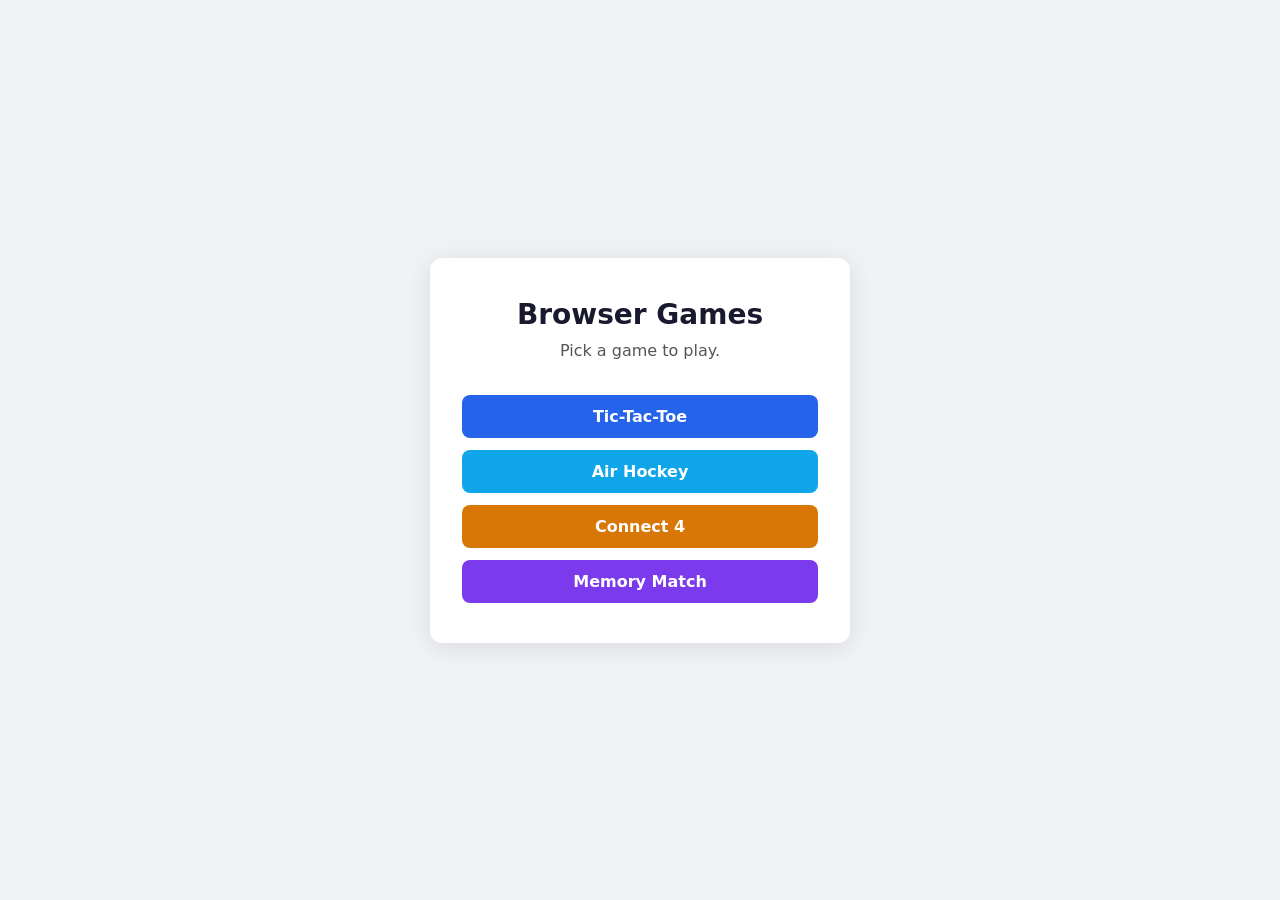
<file: index.html>
<!DOCTYPE html>
<html lang="en">
<head>
  <meta charset="UTF-8">
  <meta name="viewport" content="width=device-width, initial-scale=1.0">
  <title>Games</title>
  <style>
    * { box-sizing: border-box; margin: 0; padding: 0; }
    body {
      font-family: system-ui, -apple-system, BlinkMacSystemFont, "Segoe UI", sans-serif;
      background: #f0f2f5;
      min-height: 100vh;
      display: flex;
      align-items: center;
      justify-content: center;
    }
    main {
      background: #fff;
      border-radius: 12px;
      box-shadow: 0 4px 24px rgba(0, 0, 0, 0.1);
      padding: 2.5rem 2rem;
      max-width: 420px;
      width: 100%;
      text-align: center;
    }
    h1 { font-size: 1.75rem; margin-bottom: 0.5rem; color: #1a1a2e; }
    p { color: #555; margin-bottom: 2rem; line-height: 1.5; }
    .game-links { display: flex; flex-direction: column; gap: 0.75rem; }
    a {
      display: block;
      padding: 0.75rem 1.5rem;
      border-radius: 8px;
      font-weight: 600;
      text-decoration: none;
      color: #fff;
      transition: background 0.15s;
    }
    .ttt { background: #2563eb; }
    .ttt:hover { background: #1d4ed8; }
    .hockey { background: #0ea5e9; }
    .hockey:hover { background: #0284c7; }
    .connect4 { background: #d97706; }
    .connect4:hover { background: #b45309; }
    .memory { background: #7c3aed; }
    .memory:hover { background: #6d28d9; }
  </style>
</head>
<body>
  <main>
    <h1>Browser Games</h1>
    <p>Pick a game to play.</p>
    <div class="game-links">
      <a href="tic-tac-toe.html" class="ttt">Tic-Tac-Toe</a>
      <a href="air-hockey/air-hockey.html" class="hockey">Air Hockey</a>
      <a href="connect-4/connect-4.html" class="connect4">Connect 4</a>
      <a href="memory-match.html" class="memory">Memory Match</a>
    </div>
  </main>
</body>
</html>
</file>
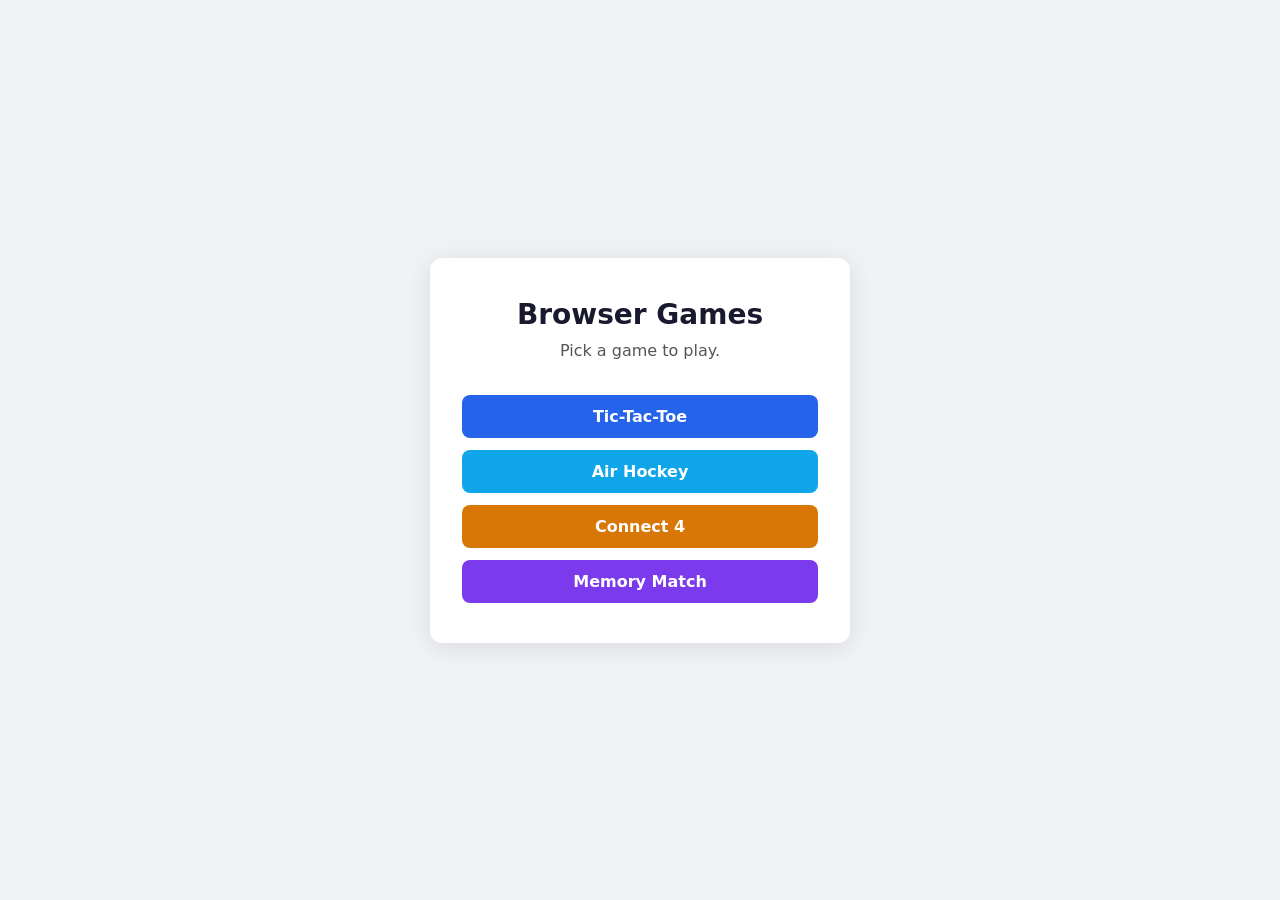
<file: game/index.html>
<!DOCTYPE html>
<html lang="en">
<head>
  <meta charset="UTF-8">
  <meta name="viewport" content="width=device-width, initial-scale=1.0">
  <title>Games</title>
  <style>
    * { box-sizing: border-box; margin: 0; padding: 0; }
    body {
      font-family: system-ui, -apple-system, BlinkMacSystemFont, "Segoe UI", sans-serif;
      background: #f0f2f5;
      min-height: 100vh;
      display: flex;
      align-items: center;
      justify-content: center;
    }
    main {
      background: #fff;
      border-radius: 12px;
      box-shadow: 0 4px 24px rgba(0, 0, 0, 0.1);
      padding: 2.5rem 2rem;
      max-width: 420px;
      width: 100%;
      text-align: center;
    }
    h1 { font-size: 1.75rem; margin-bottom: 0.5rem; color: #1a1a2e; }
    p { color: #555; margin-bottom: 2rem; line-height: 1.5; }
    .game-links { display: flex; flex-direction: column; gap: 0.75rem; }
    a {
      display: block;
      padding: 0.75rem 1.5rem;
      border-radius: 8px;
      font-weight: 600;
      text-decoration: none;
      color: #fff;
      transition: background 0.15s;
    }
    .ttt { background: #2563eb; }
    .ttt:hover { background: #1d4ed8; }
    .hockey { background: #0ea5e9; }
    .hockey:hover { background: #0284c7; }
    .connect4 { background: #d97706; }
    .connect4:hover { background: #b45309; }
    .memory { background: #7c3aed; }
    .memory:hover { background: #6d28d9; }
  </style>
</head>
<body>
  <main>
    <h1>Browser Games</h1>
    <p>Pick a game to play.</p>
    <div class="game-links">
      <a href="tic-tac-toe.html" class="ttt">Tic-Tac-Toe</a>
      <a href="air-hockey.html" class="hockey">Air Hockey</a>
      <a href="connect-4.html" class="connect4">Connect 4</a>
      <a href="memory-match.html" class="memory">Memory Match</a>
    </div>
  </main>
</body>
</html>
</file>
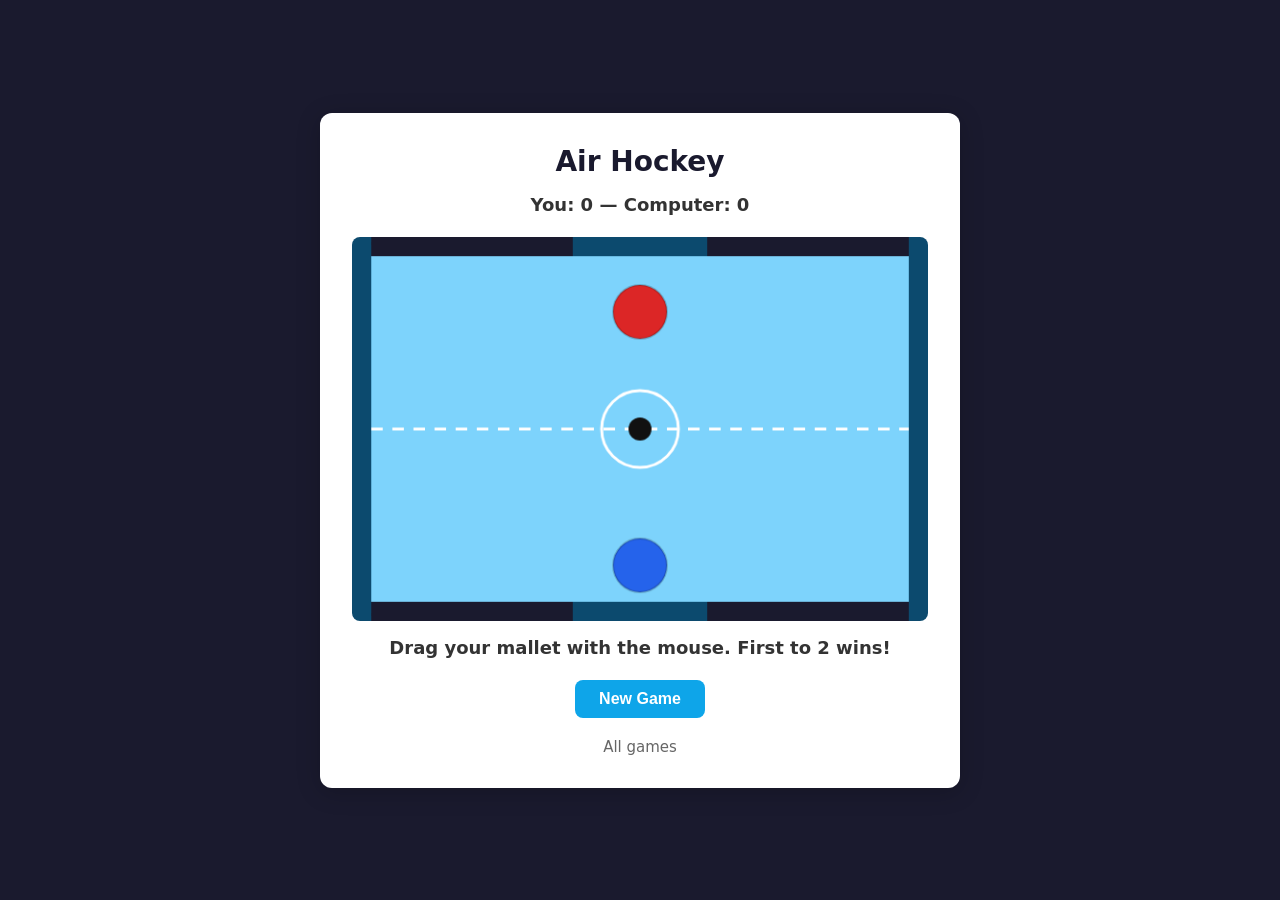
<file: air-hockey.html>
<!DOCTYPE html>
<html lang="en">
<head>
  <meta charset="UTF-8">
  <meta name="viewport" content="width=device-width, initial-scale=1.0">
  <title>Air Hockey — Play</title>
  <link rel="stylesheet" href="air-hockey/air-hockey.css">
</head>
<body>
  <main class="game game--hockey">
    <h1>Air Hockey</h1>
    <p id="score" class="status">You: 0 — Computer: 0</p>
    <canvas id="table" width="600" height="400" aria-label="Air hockey table"></canvas>
    <p id="status" class="status"></p>
    <button id="new-game" class="new-game">New Game</button>
    <a href="index.html" class="back-link">All games</a>
  </main>
  <script src="air-hockey.js"></script>
</body>
</html>
</file>
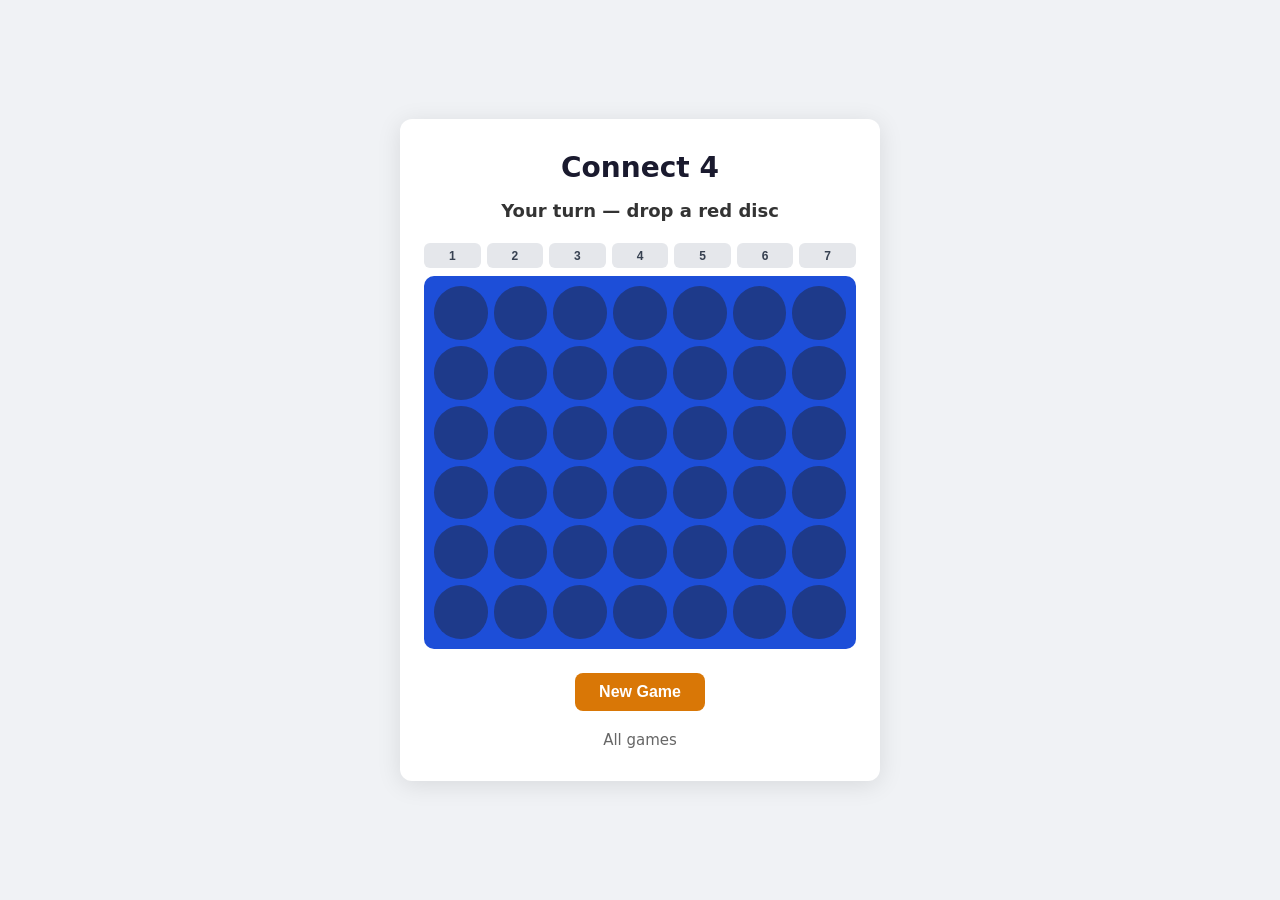
<file: connect-4.html>
<!DOCTYPE html>
<html lang="en">
<head>
  <meta charset="UTF-8">
  <meta name="viewport" content="width=device-width, initial-scale=1.0">
  <title>Connect 4 — Play</title>
  <link rel="stylesheet" href="connect-4.css">
</head>
<body>
  <main class="game">
    <h1>Connect 4</h1>
    <p id="status" class="status">Your turn — drop a red disc</p>
    <div class="columns" id="columns" role="toolbar" aria-label="Choose a column">
      <button type="button" class="col-btn" data-col="0" aria-label="Column 1">1</button>
      <button type="button" class="col-btn" data-col="1" aria-label="Column 2">2</button>
      <button type="button" class="col-btn" data-col="2" aria-label="Column 3">3</button>
      <button type="button" class="col-btn" data-col="3" aria-label="Column 4">4</button>
      <button type="button" class="col-btn" data-col="4" aria-label="Column 5">5</button>
      <button type="button" class="col-btn" data-col="5" aria-label="Column 6">6</button>
      <button type="button" class="col-btn" data-col="6" aria-label="Column 7">7</button>
    </div>
    <div id="board" class="board" role="grid" aria-label="Connect 4 board"></div>
    <button id="new-game" class="new-game" type="button">New Game</button>
    <a href="index.html" class="back-link">All games</a>
  </main>
  <script src="connect-4.js"></script>
</body>
</html>
</file>
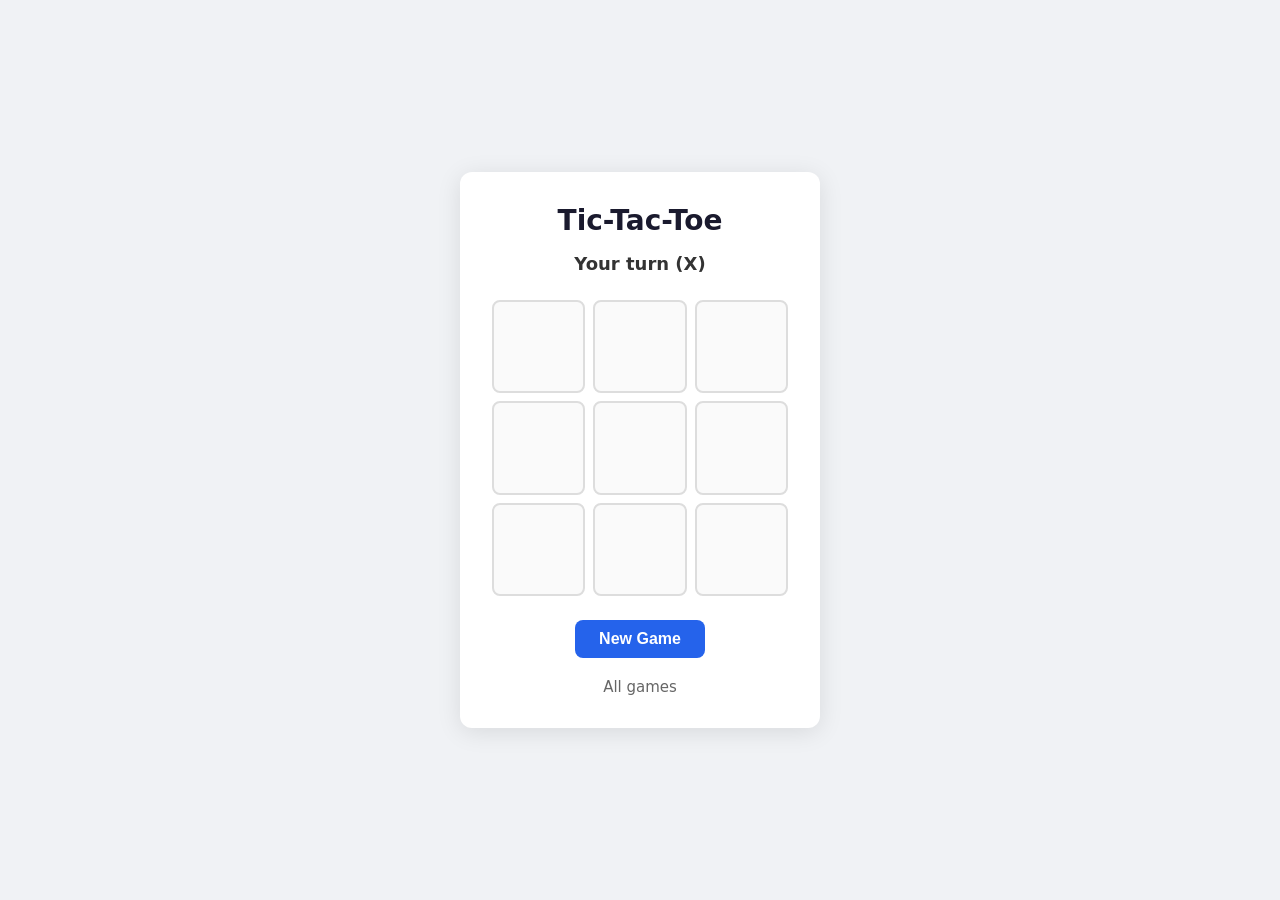
<file: game.html>
<!DOCTYPE html>
<html lang="en">
<head>
  <meta charset="UTF-8">
  <meta name="viewport" content="width=device-width, initial-scale=1.0">
  <title>Tic-Tac-Toe — Play</title>
  <link rel="stylesheet" href="tic-tac-toe.css">
</head>
<body>
  <main class="game">
    <h1>Tic-Tac-Toe</h1>
    <p id="status" class="status">Your turn (X)</p>
    <div id="board" class="board" role="grid" aria-label="Tic-tac-toe board">
      <button class="cell" data-index="0" role="gridcell" aria-label="Cell 1"></button>
      <button class="cell" data-index="1" role="gridcell" aria-label="Cell 2"></button>
      <button class="cell" data-index="2" role="gridcell" aria-label="Cell 3"></button>
      <button class="cell" data-index="3" role="gridcell" aria-label="Cell 4"></button>
      <button class="cell" data-index="4" role="gridcell" aria-label="Cell 5"></button>
      <button class="cell" data-index="5" role="gridcell" aria-label="Cell 6"></button>
      <button class="cell" data-index="6" role="gridcell" aria-label="Cell 7"></button>
      <button class="cell" data-index="7" role="gridcell" aria-label="Cell 8"></button>
      <button class="cell" data-index="8" role="gridcell" aria-label="Cell 9"></button>
    </div>
    <button id="new-game" class="new-game">New Game</button>
    <a href="index.html" class="back-link">All games</a>
  </main>
  <script src="game.js"></script>
</body>
</html>
</file>
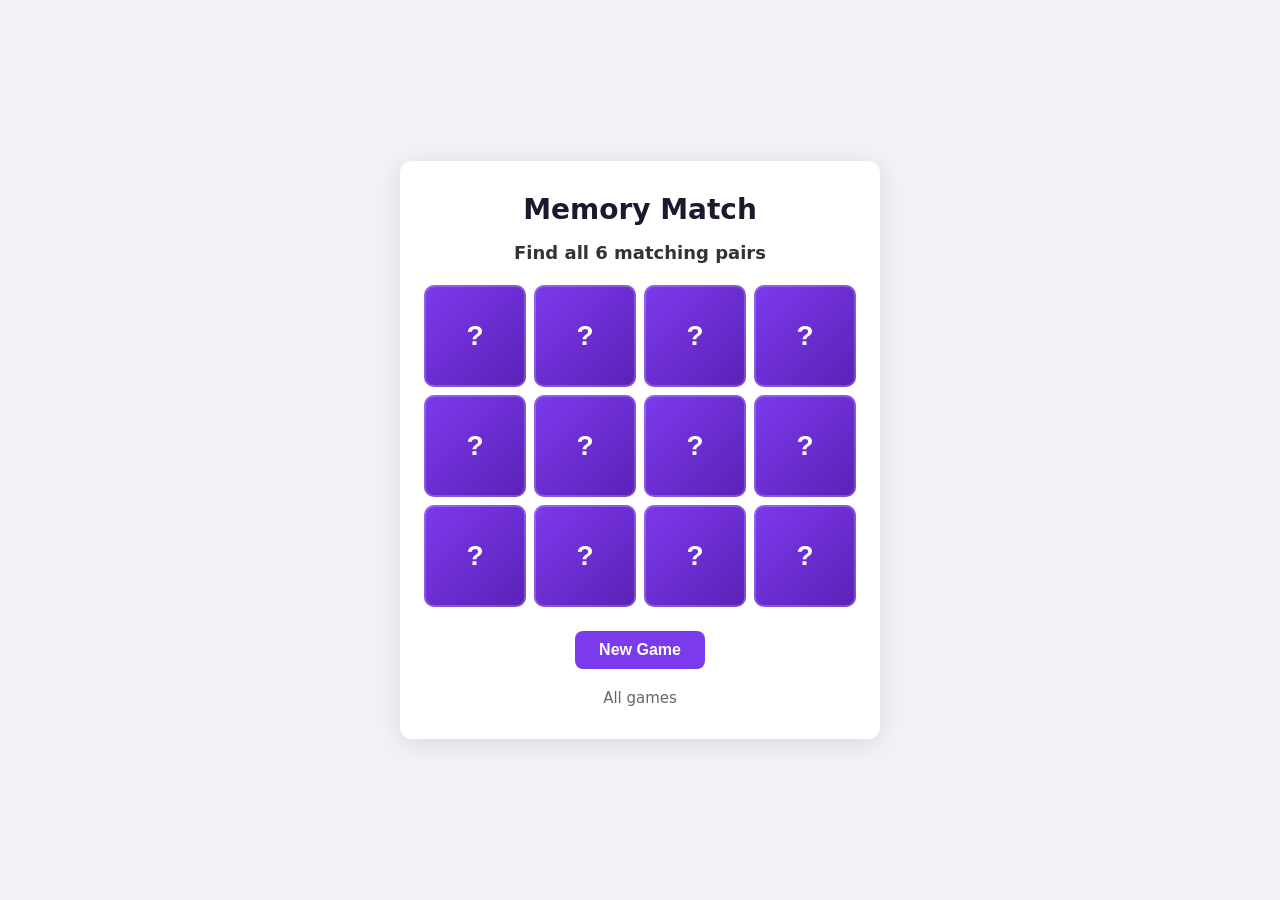
<file: memory-match.html>
<!DOCTYPE html>
<html lang="en">
<head>
  <meta charset="UTF-8">
  <meta name="viewport" content="width=device-width, initial-scale=1.0">
  <title>Memory Match — Play</title>
  <link rel="stylesheet" href="memory-match.css">
</head>
<body>
  <main class="game">
    <h1>Memory Match</h1>
    <p id="status" class="status">Find all 6 matching pairs</p>
    <div id="board" class="board" role="grid" aria-label="Memory match board"></div>
    <button id="new-game" class="new-game" type="button">New Game</button>
    <a href="index.html" class="back-link">All games</a>
  </main>
  <script src="memory-match.js"></script>
</body>
</html>
</file>
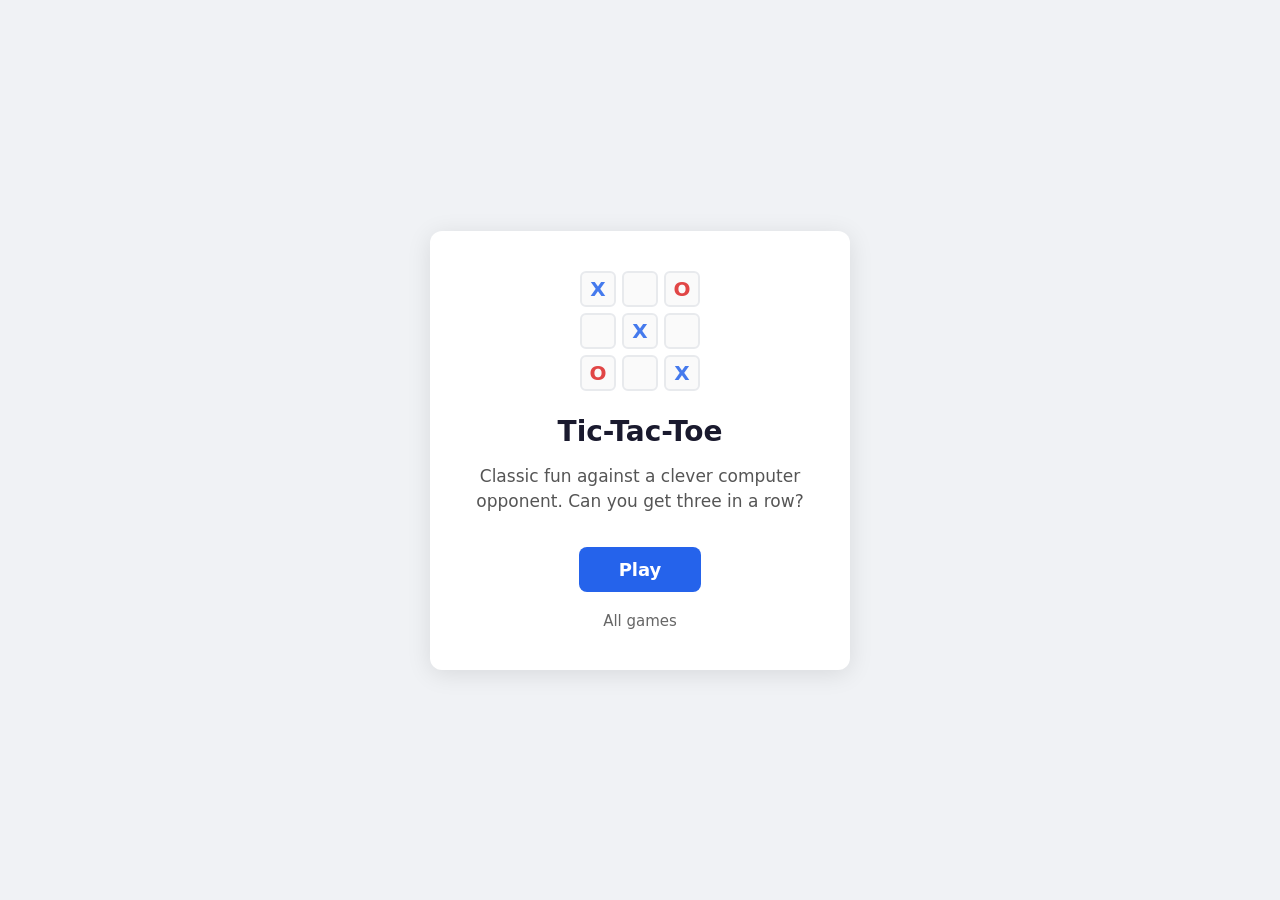
<file: tic-tac-toe.html>
<!DOCTYPE html>
<html lang="en">
<head>
  <meta charset="UTF-8">
  <meta name="viewport" content="width=device-width, initial-scale=1.0">
  <title>Tic-Tac-Toe</title>
  <link rel="stylesheet" href="tic-tac-toe.css">
</head>
<body>
  <main class="landing">
    <div class="landing-board" aria-hidden="true">
      <span class="landing-cell x">X</span>
      <span class="landing-cell"></span>
      <span class="landing-cell o">O</span>
      <span class="landing-cell"></span>
      <span class="landing-cell x">X</span>
      <span class="landing-cell"></span>
      <span class="landing-cell o">O</span>
      <span class="landing-cell"></span>
      <span class="landing-cell x">X</span>
    </div>
    <h1>Tic-Tac-Toe</h1>
    <p class="landing-tagline">Classic fun against a clever computer opponent. Can you get three in a row?</p>
    <a href="game.html" class="play-btn">Play</a>
    <a href="index.html" class="back-link">All games</a>
  </main>
</body>
</html>
</file>
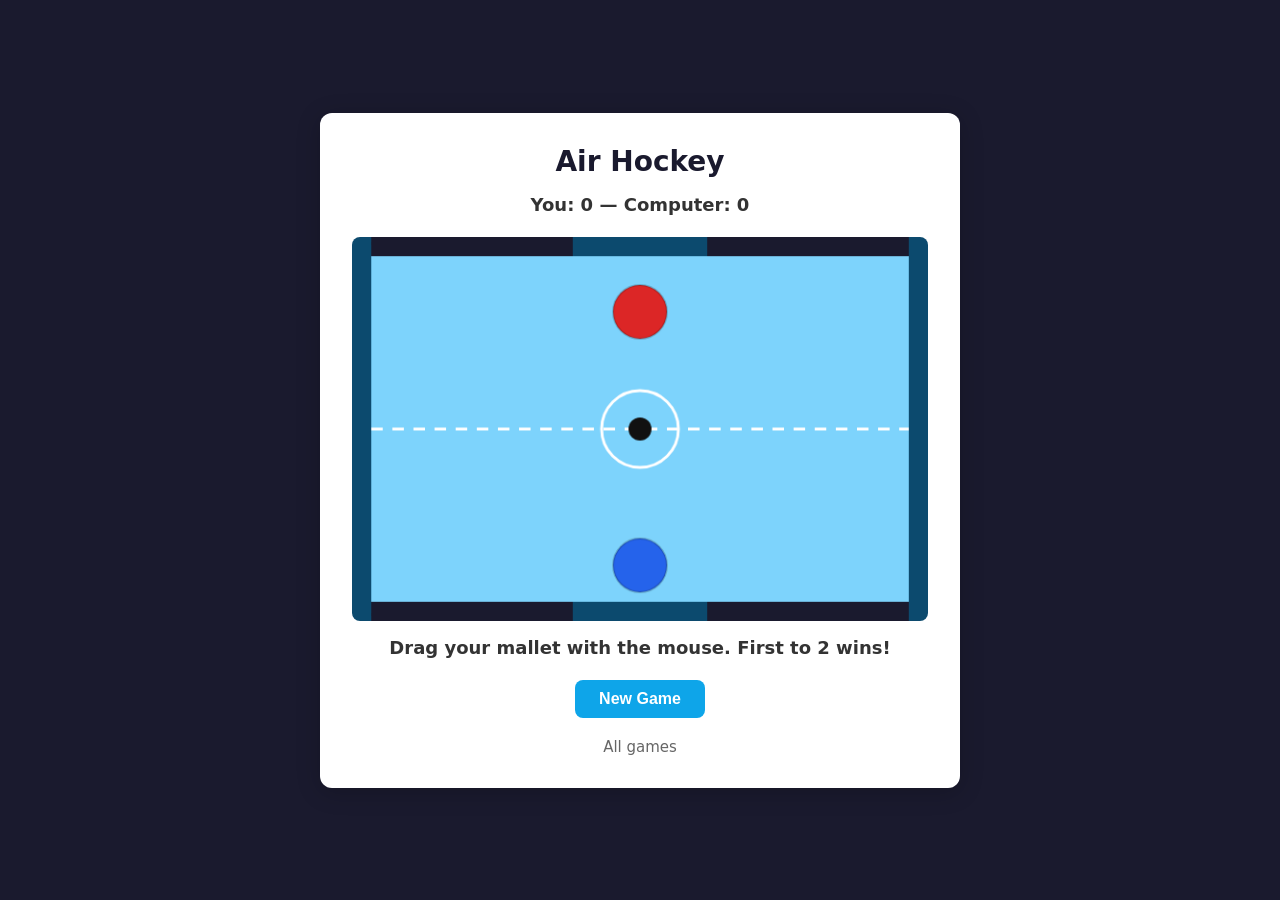
<file: air-hockey/air-hockey.html>
<!DOCTYPE html>
<html lang="en">
<head>
  <meta charset="UTF-8">
  <meta name="viewport" content="width=device-width, initial-scale=1.0">
  <title>Air Hockey — Play</title>
  <link rel="stylesheet" href="air-hockey.css">
</head>
<body>
  <main class="game game--hockey">
    <h1>Air Hockey</h1>
    <p id="score" class="status">You: 0 — Computer: 0</p>
    <canvas id="table" width="600" height="400" aria-label="Air hockey table"></canvas>
    <p id="status" class="status"></p>
    <button id="new-game" class="new-game">New Game</button>
    <a href="../index.html" class="back-link">All games</a>
  </main>
  <script src="air-hockey.js"></script>
</body>
</html>
</file>
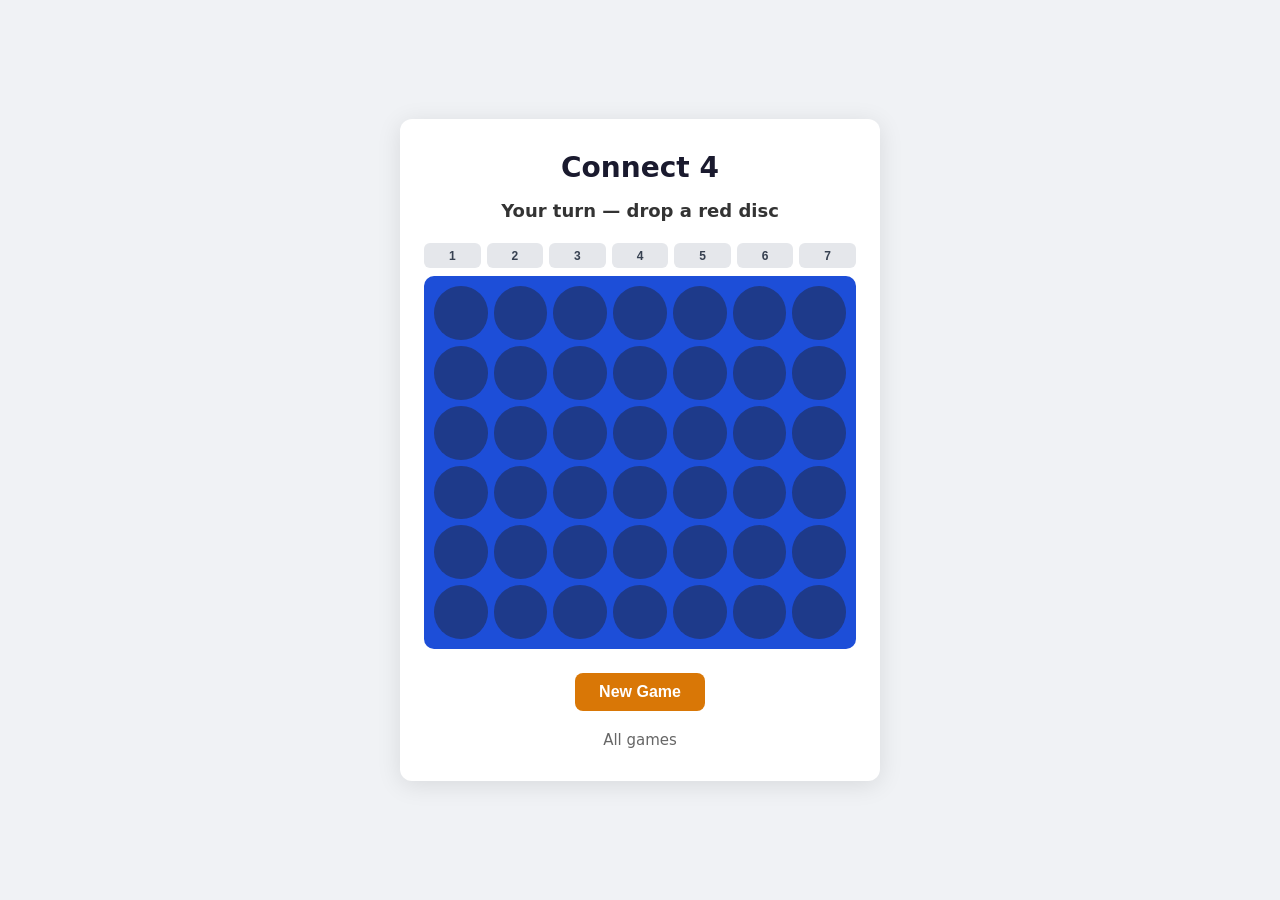
<file: connect-4/connect-4.html>
<!DOCTYPE html>
<html lang="en">
<head>
  <meta charset="UTF-8">
  <meta name="viewport" content="width=device-width, initial-scale=1.0">
  <title>Connect 4 — Play</title>
  <link rel="stylesheet" href="connect-4.css">
</head>
<body>
  <main class="game">
    <h1>Connect 4</h1>
    <p id="status" class="status">Your turn — drop a red disc</p>
    <div class="columns" id="columns" role="toolbar" aria-label="Choose a column">
      <button type="button" class="col-btn" data-col="0" aria-label="Column 1">1</button>
      <button type="button" class="col-btn" data-col="1" aria-label="Column 2">2</button>
      <button type="button" class="col-btn" data-col="2" aria-label="Column 3">3</button>
      <button type="button" class="col-btn" data-col="3" aria-label="Column 4">4</button>
      <button type="button" class="col-btn" data-col="4" aria-label="Column 5">5</button>
      <button type="button" class="col-btn" data-col="5" aria-label="Column 6">6</button>
      <button type="button" class="col-btn" data-col="6" aria-label="Column 7">7</button>
    </div>
    <div id="board" class="board" role="grid" aria-label="Connect 4 board"></div>
    <button id="new-game" class="new-game" type="button">New Game</button>
    <a href="../index.html" class="back-link">All games</a>
  </main>
  <script src="connect-4.js"></script>
</body>
</html>
</file>
<file: air-hockey/air-hockey.css>
* {
  box-sizing: border-box;
  margin: 0;
  padding: 0;
}

body {
  font-family: system-ui, -apple-system, BlinkMacSystemFont, "Segoe UI", sans-serif;
  background: #1a1a2e;
  min-height: 100vh;
  display: flex;
  align-items: center;
  justify-content: center;
}

.game--hockey {
  background: #fff;
  border-radius: 12px;
  box-shadow: 0 4px 24px rgba(0, 0, 0, 0.2);
  padding: 2rem;
  max-width: 640px;
  width: 100%;
  text-align: center;
}

.game--hockey h1 {
  font-size: 1.75rem;
  margin-bottom: 1rem;
  color: #1a1a2e;
}

.game--hockey .status {
  font-size: 1.125rem;
  font-weight: 600;
  margin-bottom: 1rem;
  color: #333;
  min-height: 1.5em;
}

#table {
  display: block;
  width: 100%;
  max-width: 600px;
  height: auto;
  margin: 0 auto 1rem;
  border-radius: 8px;
  cursor: crosshair;
  touch-action: none;
}

.new-game {
  font-size: 1rem;
  padding: 0.625rem 1.5rem;
  border: none;
  border-radius: 8px;
  background: #0ea5e9;
  color: #fff;
  cursor: pointer;
  font-weight: 600;
  transition: background 0.15s;
}

.new-game:hover {
  background: #0284c7;
}

.status.win {
  color: #16a34a;
}

.status.lose {
  color: #dc2626;
}

.back-link {
  display: block;
  margin-top: 1.25rem;
  font-size: 0.9375rem;
  color: #666;
  text-decoration: none;
}

.back-link:hover {
  color: #0ea5e9;
}
</file>
<file: connect-4.css>
* {
  box-sizing: border-box;
  margin: 0;
  padding: 0;
}

body {
  font-family: system-ui, -apple-system, BlinkMacSystemFont, "Segoe UI", sans-serif;
  background: #f0f2f5;
  min-height: 100vh;
  display: flex;
  align-items: center;
  justify-content: center;
  padding: 1rem;
}

.game {
  background: #fff;
  border-radius: 12px;
  box-shadow: 0 4px 24px rgba(0, 0, 0, 0.1);
  padding: 2rem 1.5rem;
  max-width: 480px;
  width: 100%;
  text-align: center;
}

h1 {
  font-size: 1.75rem;
  margin-bottom: 1rem;
  color: #1a1a2e;
}

.status {
  font-size: 1.125rem;
  font-weight: 600;
  margin-bottom: 1rem;
  color: #333;
  min-height: 1.5em;
}

.status.win {
  color: #16a34a;
}

.status.lose {
  color: #dc2626;
}

.status.tie {
  color: #ca8a04;
}

.columns {
  display: grid;
  grid-template-columns: repeat(7, 1fr);
  gap: 6px;
  margin-bottom: 0.5rem;
  max-width: 100%;
}

.col-btn {
  padding: 0.35rem 0;
  font-size: 0.75rem;
  font-weight: 600;
  border: none;
  border-radius: 6px;
  background: #e5e7eb;
  color: #374151;
  cursor: pointer;
  transition: background 0.15s;
}

.col-btn:hover:not(:disabled) {
  background: #d1d5db;
}

.col-btn:disabled {
  opacity: 0.45;
  cursor: default;
}

.board {
  display: grid;
  grid-template-columns: repeat(7, 1fr);
  gap: 6px;
  padding: 10px;
  background: #1d4ed8;
  border-radius: 10px;
  margin-bottom: 1.5rem;
}

.cell {
  aspect-ratio: 1;
  width: 100%;
  border-radius: 50%;
  background: #1e3a8a;
  border: none;
  padding: 0;
  cursor: default;
}

.cell.player {
  background: #dc2626;
}

.cell.computer {
  background: #16a34a;
}

.cell.winning {
  box-shadow: 0 0 0 3px #fbbf24;
}

.new-game {
  font-size: 1rem;
  padding: 0.625rem 1.5rem;
  border: none;
  border-radius: 8px;
  background: #d97706;
  color: #fff;
  cursor: pointer;
  font-weight: 600;
  transition: background 0.15s;
}

.new-game:hover {
  background: #b45309;
}

.back-link {
  display: block;
  margin-top: 1.25rem;
  font-size: 0.9375rem;
  color: #666;
  text-decoration: none;
}

.back-link:hover {
  color: #d97706;
}
</file>
<file: tic-tac-toe.css>
* {
  box-sizing: border-box;
  margin: 0;
  padding: 0;
}

body {
  font-family: system-ui, -apple-system, BlinkMacSystemFont, "Segoe UI", sans-serif;
  background: #f0f2f5;
  min-height: 100vh;
  display: flex;
  align-items: center;
  justify-content: center;
}

.game {
  background: #fff;
  border-radius: 12px;
  box-shadow: 0 4px 24px rgba(0, 0, 0, 0.1);
  padding: 2rem;
  max-width: 360px;
  width: 100%;
  text-align: center;
}

h1 {
  font-size: 1.75rem;
  margin-bottom: 1rem;
  color: #1a1a2e;
}

.status {
  font-size: 1.125rem;
  font-weight: 600;
  margin-bottom: 1.25rem;
  color: #333;
  min-height: 1.5em;
}

.board {
  display: grid;
  grid-template-columns: repeat(3, 1fr);
  gap: 8px;
  margin-bottom: 1.5rem;
}

.cell {
  aspect-ratio: 1;
  min-height: 80px;
  font-size: 2.5rem;
  font-weight: 700;
  border: 2px solid #ddd;
  border-radius: 8px;
  background: #fafafa;
  cursor: pointer;
  transition: background 0.15s;
}

.cell:hover:not(:disabled) {
  background: #eee;
}

.cell:disabled {
  cursor: default;
}

.cell.x {
  color: #2563eb;
}

.cell.o {
  color: #dc2626;
}

.new-game {
  font-size: 1rem;
  padding: 0.625rem 1.5rem;
  border: none;
  border-radius: 8px;
  background: #2563eb;
  color: #fff;
  cursor: pointer;
  font-weight: 600;
  transition: background 0.15s;
}

.new-game:hover {
  background: #1d4ed8;
}

.status.win {
  color: #16a34a;
}

.status.lose {
  color: #dc2626;
}

.status.tie {
  color: #ca8a04;
}

.landing {
  background: #fff;
  border-radius: 12px;
  box-shadow: 0 4px 24px rgba(0, 0, 0, 0.1);
  padding: 2.5rem 2rem;
  max-width: 420px;
  width: 100%;
  text-align: center;
}

.landing-board {
  display: grid;
  grid-template-columns: repeat(3, 1fr);
  gap: 6px;
  max-width: 120px;
  margin: 0 auto 1.5rem;
  opacity: 0.85;
}

.landing-cell {
  aspect-ratio: 1;
  display: flex;
  align-items: center;
  justify-content: center;
  font-size: 1.25rem;
  font-weight: 700;
  border: 2px solid #e5e7eb;
  border-radius: 6px;
  background: #fafafa;
}

.landing-cell.x {
  color: #2563eb;
}

.landing-cell.o {
  color: #dc2626;
}

.landing-tagline {
  font-size: 1.0625rem;
  line-height: 1.5;
  color: #555;
  margin-bottom: 2rem;
}

.play-btn {
  display: inline-block;
  font-size: 1.125rem;
  padding: 0.75rem 2.5rem;
  border: none;
  border-radius: 8px;
  background: #2563eb;
  color: #fff;
  cursor: pointer;
  font-weight: 600;
  text-decoration: none;
  transition: background 0.15s, transform 0.1s;
}

.play-btn:hover {
  background: #1d4ed8;
}

.play-btn:active {
  transform: scale(0.98);
}

.back-link {
  display: block;
  margin-top: 1.25rem;
  font-size: 0.9375rem;
  color: #666;
  text-decoration: none;
}

.back-link:hover {
  color: #2563eb;
}
</file>
<file: memory-match.css>
* {
  box-sizing: border-box;
  margin: 0;
  padding: 0;
}

body {
  font-family: system-ui, -apple-system, BlinkMacSystemFont, "Segoe UI", sans-serif;
  background: #f0f2f5;
  min-height: 100vh;
  display: flex;
  align-items: center;
  justify-content: center;
  padding: 1rem;
}

.game {
  background: #fff;
  border-radius: 12px;
  box-shadow: 0 4px 24px rgba(0, 0, 0, 0.1);
  padding: 2rem 1.5rem;
  max-width: 480px;
  width: 100%;
  text-align: center;
}

h1 {
  font-size: 1.75rem;
  margin-bottom: 1rem;
  color: #1a1a2e;
}

.status {
  font-size: 1.125rem;
  font-weight: 600;
  margin-bottom: 1rem;
  color: #333;
  min-height: 1.5em;
}

.status.win {
  color: #16a34a;
}

.board {
  display: grid;
  grid-template-columns: repeat(4, 1fr);
  gap: 8px;
  margin-bottom: 1.5rem;
}

.board.locked {
  pointer-events: none;
}

.card {
  aspect-ratio: 1;
  width: 100%;
  border: none;
  background: transparent;
  padding: 0;
  cursor: pointer;
  perspective: 600px;
}

.card:disabled {
  cursor: default;
}

.card-inner {
  position: relative;
  width: 100%;
  height: 100%;
  transition: transform 0.4s;
  transform-style: preserve-3d;
}

.card.flipped .card-inner {
  transform: rotateY(180deg);
}

.card-face {
  position: absolute;
  inset: 0;
  border-radius: 10px;
  backface-visibility: hidden;
  display: flex;
  align-items: center;
  justify-content: center;
}

.card-back {
  background: linear-gradient(135deg, #7c3aed, #5b21b6);
  color: #fff;
  font-size: 1.75rem;
  font-weight: 700;
  box-shadow: inset 0 0 0 2px rgba(255, 255, 255, 0.2);
}

.card-front {
  background: #fff;
  transform: rotateY(180deg);
  box-shadow: inset 0 0 0 2px #e5e7eb;
}

.card-front svg {
  width: 70%;
  height: 70%;
}

.card.matched .card-front {
  box-shadow: inset 0 0 0 3px #16a34a;
}

.card.matched {
  opacity: 0.85;
}

.new-game {
  font-size: 1rem;
  padding: 0.625rem 1.5rem;
  border: none;
  border-radius: 8px;
  background: #7c3aed;
  color: #fff;
  cursor: pointer;
  font-weight: 600;
  transition: background 0.15s;
}

.new-game:hover {
  background: #6d28d9;
}

.back-link {
  display: block;
  margin-top: 1.25rem;
  font-size: 0.9375rem;
  color: #666;
  text-decoration: none;
}

.back-link:hover {
  color: #7c3aed;
}
</file>
<file: connect-4/connect-4.css>
* {
  box-sizing: border-box;
  margin: 0;
  padding: 0;
}

body {
  font-family: system-ui, -apple-system, BlinkMacSystemFont, "Segoe UI", sans-serif;
  background: #f0f2f5;
  min-height: 100vh;
  display: flex;
  align-items: center;
  justify-content: center;
  padding: 1rem;
}

.game {
  background: #fff;
  border-radius: 12px;
  box-shadow: 0 4px 24px rgba(0, 0, 0, 0.1);
  padding: 2rem 1.5rem;
  max-width: 480px;
  width: 100%;
  text-align: center;
}

h1 {
  font-size: 1.75rem;
  margin-bottom: 1rem;
  color: #1a1a2e;
}

.status {
  font-size: 1.125rem;
  font-weight: 600;
  margin-bottom: 1rem;
  color: #333;
  min-height: 1.5em;
}

.status.win {
  color: #16a34a;
}

.status.lose {
  color: #dc2626;
}

.status.tie {
  color: #ca8a04;
}

.columns {
  display: grid;
  grid-template-columns: repeat(7, 1fr);
  gap: 6px;
  margin-bottom: 0.5rem;
  max-width: 100%;
}

.col-btn {
  padding: 0.35rem 0;
  font-size: 0.75rem;
  font-weight: 600;
  border: none;
  border-radius: 6px;
  background: #e5e7eb;
  color: #374151;
  cursor: pointer;
  transition: background 0.15s;
}

.col-btn:hover:not(:disabled) {
  background: #d1d5db;
}

.col-btn:disabled {
  opacity: 0.45;
  cursor: default;
}

.board {
  display: grid;
  grid-template-columns: repeat(7, 1fr);
  gap: 6px;
  padding: 10px;
  background: #1d4ed8;
  border-radius: 10px;
  margin-bottom: 1.5rem;
}

.cell {
  aspect-ratio: 1;
  width: 100%;
  border-radius: 50%;
  background: #1e3a8a;
  border: none;
  padding: 0;
  cursor: default;
}

.cell.player {
  background: #dc2626;
}

.cell.computer {
  background: #16a34a;
}

.cell.winning {
  box-shadow: 0 0 0 3px #fbbf24;
}

.new-game {
  font-size: 1rem;
  padding: 0.625rem 1.5rem;
  border: none;
  border-radius: 8px;
  background: #d97706;
  color: #fff;
  cursor: pointer;
  font-weight: 600;
  transition: background 0.15s;
}

.new-game:hover {
  background: #b45309;
}

.back-link {
  display: block;
  margin-top: 1.25rem;
  font-size: 0.9375rem;
  color: #666;
  text-decoration: none;
}

.back-link:hover {
  color: #d97706;
}
</file>
